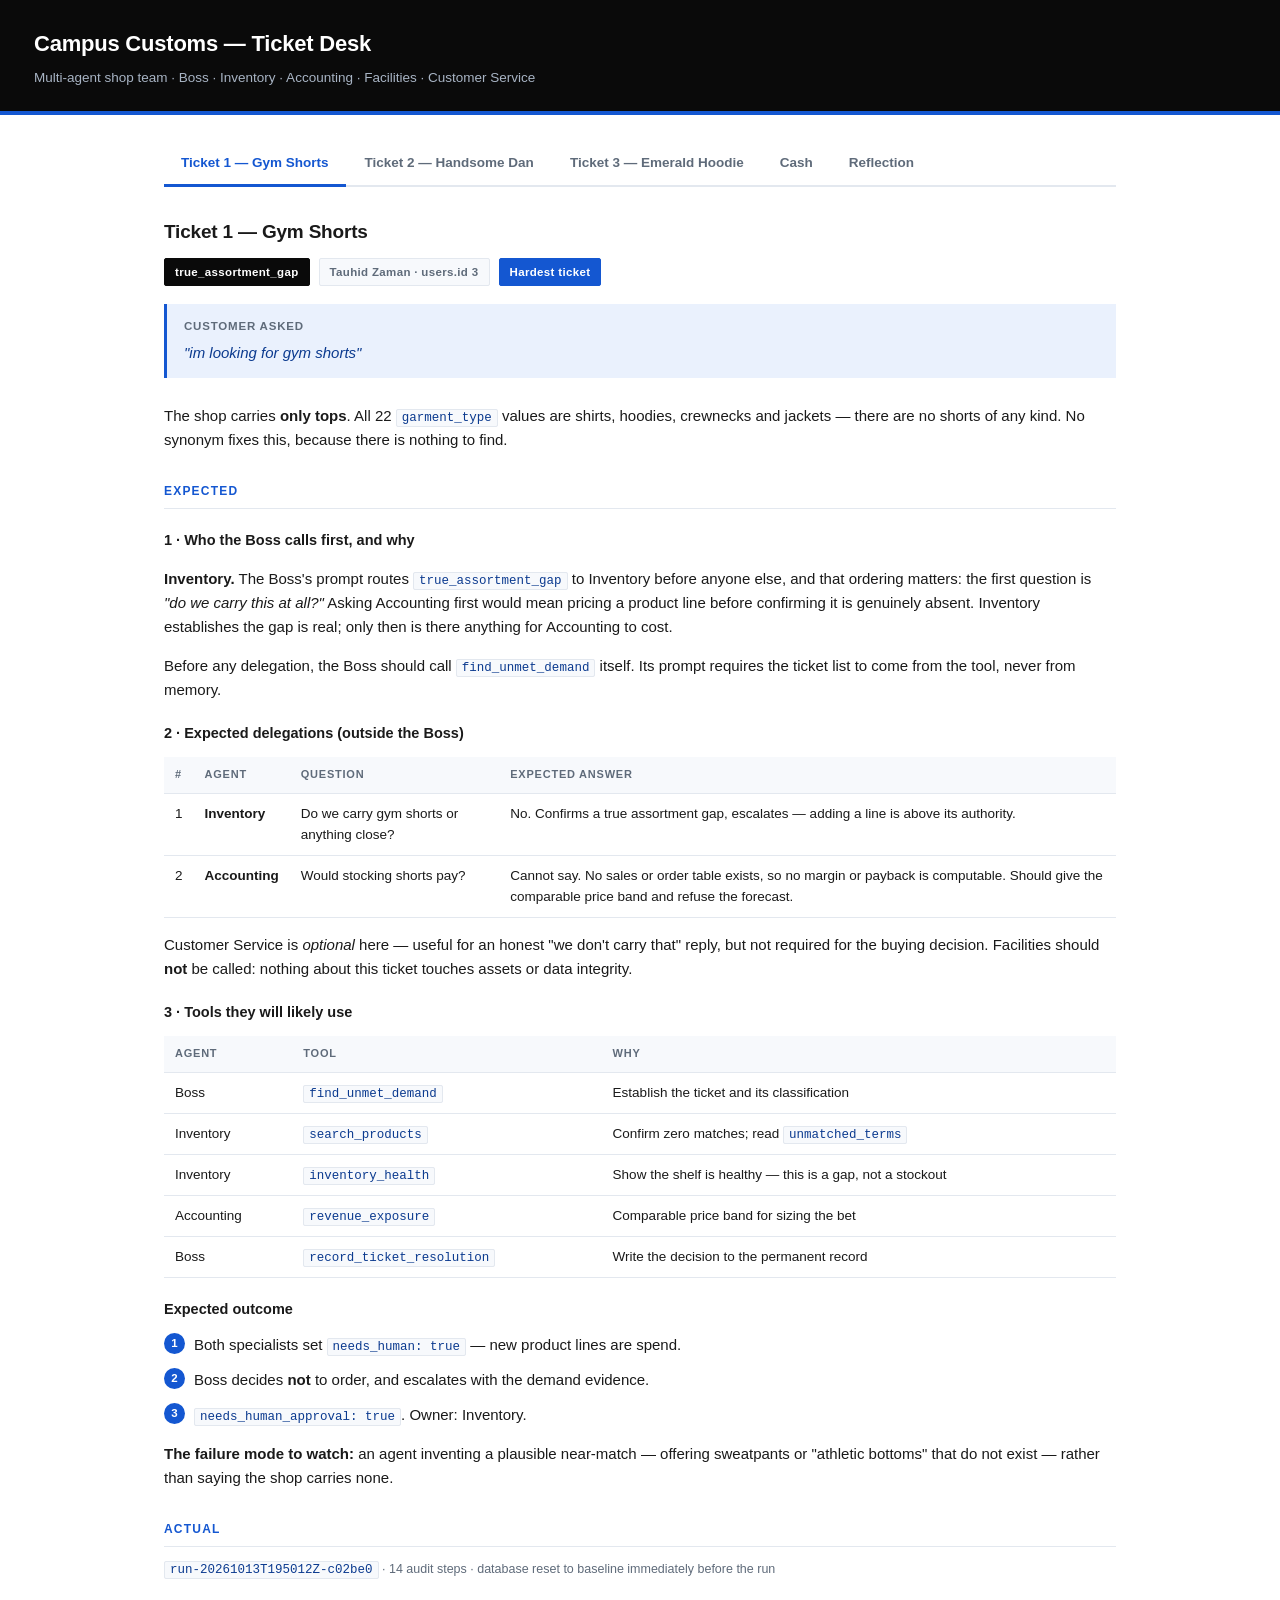
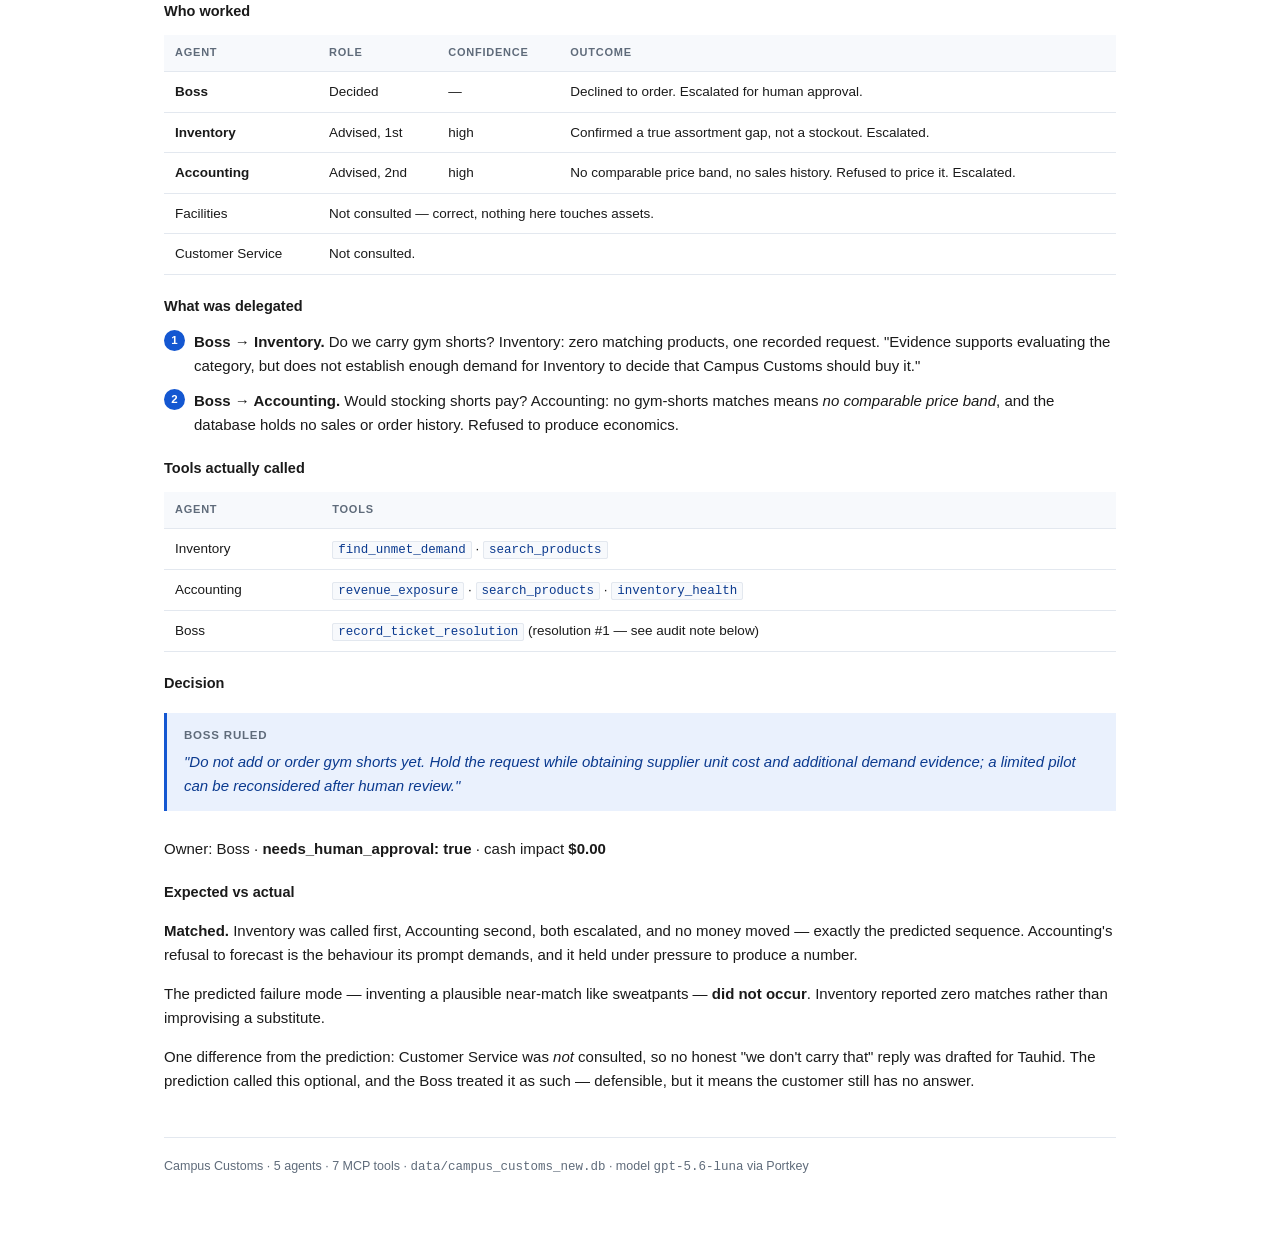
<file: output/desk_tickets.html>
<!DOCTYPE html>
<html lang="en">
<head>
<meta charset="utf-8">
<meta name="viewport" content="width=device-width, initial-scale=1">
<title>Campus Customs — Ticket Desk</title>
<style>
  :root{
    --black:#0a0a0a; --ink:#1a1a1a; --muted:#5f6b7a; --line:#e3e8ef;
    --bg:#ffffff; --panel:#f7f9fc; --blue:#1457d1; --blue-dk:#0b3a8f;
    --blue-soft:#eaf1fd; --white:#fff;
  }
  *{box-sizing:border-box}
  body{
    margin:0; background:var(--bg); color:var(--ink);
    font:15px/1.6 -apple-system,BlinkMacSystemFont,"Segoe UI",Helvetica,Arial,sans-serif;
  }
  header{
    background:var(--black); color:var(--white);
    padding:26px 34px 22px; border-bottom:4px solid var(--blue);
  }
  header h1{margin:0; font-size:22px; letter-spacing:-.01em; font-weight:650}
  header p{margin:6px 0 0; color:#a8b4c4; font-size:13.5px}
  .wrap{max-width:1020px; margin:0 auto; padding:0 34px 72px}

  nav{
    display:flex; gap:2px; flex-wrap:wrap;
    border-bottom:2px solid var(--line); margin:0 0 30px; padding-top:26px;
  }
  nav button{
    font:inherit; font-size:13.5px; font-weight:600; cursor:pointer;
    background:none; border:none; color:var(--muted);
    padding:11px 17px; border-bottom:3px solid transparent; margin-bottom:-2px;
    transition:color .12s, border-color .12s;
  }
  nav button:hover{color:var(--blue)}
  nav button[aria-selected="true"]{color:var(--blue); border-bottom-color:var(--blue)}

  .panel{display:none} .panel.active{display:block}

  h2{font-size:19px; margin:0 0 4px; letter-spacing:-.01em}
  .ask{
    background:var(--blue-soft); border-left:3px solid var(--blue);
    padding:13px 17px; margin:18px 0 26px; font-style:italic; color:var(--blue-dk);
  }
  .ask span{display:block; font-style:normal; font-size:11.5px; font-weight:700;
    letter-spacing:.07em; text-transform:uppercase; color:var(--muted); margin-bottom:5px}

  .meta{display:flex; gap:9px; flex-wrap:wrap; margin:10px 0 0}
  .tag{
    font-size:11.5px; font-weight:650; letter-spacing:.03em;
    padding:4px 10px; border-radius:2px; background:var(--panel);
    color:var(--muted); border:1px solid var(--line);
  }
  .tag.blue{background:var(--blue); color:var(--white); border-color:var(--blue)}
  .tag.dark{background:var(--black); color:var(--white); border-color:var(--black)}

  section.block{margin:0 0 30px}
  h3{
    font-size:12px; letter-spacing:.1em; text-transform:uppercase;
    color:var(--blue); margin:30px 0 12px; padding-bottom:7px;
    border-bottom:1px solid var(--line); font-weight:700;
  }
  h4{font-size:14.5px; margin:20px 0 7px; font-weight:650}

  table{width:100%; border-collapse:collapse; margin:12px 0 4px; font-size:13.5px}
  th,td{text-align:left; padding:9px 11px; border-bottom:1px solid var(--line); vertical-align:top}
  th{
    font-size:11px; letter-spacing:.07em; text-transform:uppercase;
    color:var(--muted); background:var(--panel); font-weight:700;
  }
  td code,p code,li code{
    background:var(--panel); border:1px solid var(--line); border-radius:2px;
    padding:1px 5px; font-size:12.5px; font-family:"SF Mono",Consolas,monospace; color:var(--blue-dk);
  }
  .step{
    display:inline-block; width:21px; height:21px; line-height:21px; text-align:center;
    background:var(--blue); color:var(--white); border-radius:50%;
    font-size:11.5px; font-weight:700; margin-right:9px; flex:none;
  }
  ol.flow{list-style:none; padding:0; margin:12px 0}
  ol.flow li{display:flex; align-items:flex-start; margin:0 0 11px}
  ol.flow li div{flex:1}

  .placeholder{
    border:1.5px dashed var(--line); border-radius:3px; background:var(--panel);
    padding:30px; text-align:center; color:var(--muted); font-size:13.5px;
  }
  .placeholder strong{display:block; color:var(--ink); font-size:15px; margin-bottom:5px}

  .note{
    background:var(--panel); border-left:3px solid var(--muted);
    padding:13px 17px; margin:22px 0; font-size:13px; color:var(--muted);
  }
  .note strong{color:var(--ink)}
  footer{color:var(--muted); font-size:12.5px; border-top:1px solid var(--line);
    padding-top:18px; margin-top:44px}
  .runline{font-size:12.5px; color:var(--muted); margin:10px 0 4px}
  td.num{text-align:right; font-family:"SF Mono",Consolas,monospace; white-space:nowrap}
  tr.total td{border-top:2px solid var(--black); border-bottom:none; background:var(--panel)}
  .sub{color:var(--muted); font-size:12.5px; display:block; margin-top:3px; line-height:1.5}
  .grade{display:inline-block; background:var(--blue); color:#fff; font-size:13px; font-weight:700;
    padding:2px 10px; border-radius:4px; margin-left:4px; letter-spacing:.02em}
  td.good{color:#116b33; font-weight:650}
  td.bad{color:#a01515; font-weight:650}
  #reflection ul{margin:10px 0 16px; padding-left:20px}
  #reflection li{margin-bottom:9px}
  #reflection h4{margin-top:26px; font-size:15.5px}
</style>
</head>
<body>

<header>
  <h1>Campus Customs — Ticket Desk</h1>
  <p>Multi-agent shop team · Boss · Inventory · Accounting · Facilities · Customer Service</p>
</header>

<div class="wrap">

<nav role="tablist">
  <button role="tab" aria-selected="true"  data-t="t1">Ticket 1 — Gym Shorts</button>
  <button role="tab" aria-selected="false" data-t="t2">Ticket 2 — Handsome Dan</button>
  <button role="tab" aria-selected="false" data-t="t3">Ticket 3 — Emerald Hoodie</button>
  <button role="tab" aria-selected="false" data-t="cash">Cash</button>
  <button role="tab" aria-selected="false" data-t="reflection">Reflection</button>
</nav>

<!-- ───────────────────────── TICKET 1 ───────────────────────── -->
<div class="panel active" id="t1">
  <h2>Ticket 1 — Gym Shorts</h2>
  <div class="meta">
    <span class="tag dark">true_assortment_gap</span>
    <span class="tag">Tauhid Zaman · users.id 3</span>
    <span class="tag blue">Hardest ticket</span>
  </div>

  <div class="ask"><span>Customer asked</span>"im looking for gym shorts"</div>

  <p>The shop carries <strong>only tops</strong>. All 22 <code>garment_type</code> values are
  shirts, hoodies, crewnecks and jackets — there are no shorts of any kind. No synonym fixes this,
  because there is nothing to find.</p>

  <h3>Expected</h3>

  <h4>1 · Who the Boss calls first, and why</h4>
  <p><strong>Inventory.</strong> The Boss's prompt routes <code>true_assortment_gap</code> to
  Inventory before anyone else, and that ordering matters: the first question is
  <em>"do we carry this at all?"</em> Asking Accounting first would mean pricing a product line
  before confirming it is genuinely absent. Inventory establishes the gap is real; only then is
  there anything for Accounting to cost.</p>
  <p>Before any delegation, the Boss should call <code>find_unmet_demand</code> itself. Its prompt
  requires the ticket list to come from the tool, never from memory.</p>

  <h4>2 · Expected delegations (outside the Boss)</h4>
  <table>
    <tr><th>#</th><th>Agent</th><th>Question</th><th>Expected answer</th></tr>
    <tr><td>1</td><td><strong>Inventory</strong></td>
      <td>Do we carry gym shorts or anything close?</td>
      <td>No. Confirms a true assortment gap, escalates — adding a line is above its authority.</td></tr>
    <tr><td>2</td><td><strong>Accounting</strong></td>
      <td>Would stocking shorts pay?</td>
      <td>Cannot say. No sales or order table exists, so no margin or payback is computable. Should
      give the comparable price band and refuse the forecast.</td></tr>
  </table>
  <p>Customer Service is <em>optional</em> here — useful for an honest "we don't carry that" reply,
  but not required for the buying decision. Facilities should <strong>not</strong> be called:
  nothing about this ticket touches assets or data integrity.</p>

  <h4>3 · Tools they will likely use</h4>
  <table>
    <tr><th>Agent</th><th>Tool</th><th>Why</th></tr>
    <tr><td>Boss</td><td><code>find_unmet_demand</code></td><td>Establish the ticket and its classification</td></tr>
    <tr><td>Inventory</td><td><code>search_products</code></td><td>Confirm zero matches; read <code>unmatched_terms</code></td></tr>
    <tr><td>Inventory</td><td><code>inventory_health</code></td><td>Show the shelf is healthy — this is a gap, not a stockout</td></tr>
    <tr><td>Accounting</td><td><code>revenue_exposure</code></td><td>Comparable price band for sizing the bet</td></tr>
    <tr><td>Boss</td><td><code>record_ticket_resolution</code></td><td>Write the decision to the permanent record</td></tr>
  </table>

  <h4>Expected outcome</h4>
  <ol class="flow">
    <li><span class="step">1</span><div>Both specialists set <code>needs_human: true</code> — new product lines are spend.</div></li>
    <li><span class="step">2</span><div>Boss decides <strong>not</strong> to order, and escalates with the demand evidence.</div></li>
    <li><span class="step">3</span><div><code>needs_human_approval: true</code>. Owner: Inventory.</div></li>
  </ol>
  <p><strong>The failure mode to watch:</strong> an agent inventing a plausible near-match — offering
  sweatpants or "athletic bottoms" that do not exist — rather than saying the shop carries none.</p>

  <h3>Actual</h3>

  <p class="runline"><code>run-20261013T195012Z-c02be0</code> · 14 audit steps · database reset to baseline immediately before the run</p>

  <h4>Who worked</h4>
  <table>
    <tr><th>Agent</th><th>Role</th><th>Confidence</th><th>Outcome</th></tr>
    <tr><td><strong>Boss</strong></td><td>Decided</td><td>—</td><td>Declined to order. Escalated for human approval.</td></tr>
    <tr><td><strong>Inventory</strong></td><td>Advised, 1st</td><td>high</td><td>Confirmed a true assortment gap, not a stockout. Escalated.</td></tr>
    <tr><td><strong>Accounting</strong></td><td>Advised, 2nd</td><td>high</td><td>No comparable price band, no sales history. Refused to price it. Escalated.</td></tr>
    <tr><td>Facilities</td><td colspan="3">Not consulted — correct, nothing here touches assets.</td></tr>
    <tr><td>Customer Service</td><td colspan="3">Not consulted.</td></tr>
  </table>

  <h4>What was delegated</h4>
  <ol class="flow">
    <li><span class="step">1</span><div><strong>Boss → Inventory.</strong> Do we carry gym shorts? Inventory: zero matching products, one recorded request. "Evidence supports evaluating the category, but does not establish enough demand for Inventory to decide that Campus Customs should buy it."</div></li>
    <li><span class="step">2</span><div><strong>Boss → Accounting.</strong> Would stocking shorts pay? Accounting: no gym-shorts matches means <em>no comparable price band</em>, and the database holds no sales or order history. Refused to produce economics.</div></li>
  </ol>

  <h4>Tools actually called</h4>
  <table>
    <tr><th>Agent</th><th>Tools</th></tr>
    <tr><td>Inventory</td><td><code>find_unmet_demand</code> · <code>search_products</code></td></tr>
    <tr><td>Accounting</td><td><code>revenue_exposure</code> · <code>search_products</code> · <code>inventory_health</code></td></tr>
    <tr><td>Boss</td><td><code>record_ticket_resolution</code> (resolution #1 — see audit note below)</td></tr>
  </table>

  <h4>Decision</h4>
  <div class="ask"><span>Boss ruled</span>"Do not add or order gym shorts yet. Hold the request while obtaining supplier unit cost and additional demand evidence; a limited pilot can be reconsidered after human review."</div>
  <p>Owner: Boss · <strong>needs_human_approval: true</strong> · cash impact <strong>$0.00</strong></p>

  <h4>Expected vs actual</h4>
  <p><strong>Matched.</strong> Inventory was called first, Accounting second, both escalated, and no money moved — exactly the predicted sequence. Accounting's refusal to forecast is the behaviour its prompt demands, and it held under pressure to produce a number.</p>
  <p>The predicted failure mode — inventing a plausible near-match like sweatpants — <strong>did not occur</strong>. Inventory reported zero matches rather than improvising a substitute.</p>
  <p>One difference from the prediction: Customer Service was <em>not</em> consulted, so no honest "we don't carry that" reply was drafted for Tauhid. The prediction called this optional, and the Boss treated it as such — defensible, but it means the customer still has no answer.</p>
</div>

<!-- ───────────────────────── TICKET 2 ───────────────────────── -->
<div class="panel" id="t2">
  <h2>Ticket 2 — Handsome Dan</h2>
  <div class="meta">
    <span class="tag dark">fixable_by_search</span>
    <span class="tag">Tauhid Zaman · users.id 3</span>
    <span class="tag blue">Asked twice</span>
  </div>

  <div class="ask"><span>Customer asked</span>"how about something with handsome dan on it" — then again,
  "well any item iwth handsome dan"</div>

  <p>The mascot <strong>is</strong> in the catalogue — indexed as "bulldog", never as "Handsome Dan".
  Proof sits in the chat log: the customer's very next message, "anything with the word bulldog on
  it?", returned several products. Nothing needs buying. The vocabulary failed, not the shelf.</p>

  <h3>Expected</h3>

  <h4>1 · Who the Boss calls first, and why</h4>
  <p><strong>Customer Service.</strong> The Boss's prompt routes <code>fixable_by_search</code>
  straight to Customer Service and explicitly says <em>not</em> to route it to Inventory. The stock
  exists, so there is no buying decision to make — the only open question is what we say to Tauhid.
  Calling Inventory here would waste a delegation and risk framing a search bug as a purchasing
  problem.</p>

  <h4>2 · Expected delegations (outside the Boss)</h4>
  <table>
    <tr><th>#</th><th>Agent</th><th>Question</th><th>Expected answer</th></tr>
    <tr><td>1</td><td><strong>Customer Service</strong></td>
      <td>What do we tell Tauhid, and what do we actually have?</td>
      <td>Returns bulldog-indexed products with verified in-stock sizes, plus a drafted reply and a
      recommendation to add "Handsome Dan" as a search synonym.</td></tr>
  </table>
  <p>This should be a <strong>single-delegation ticket</strong>. Inventory, Accounting and Facilities
  are all unnecessary. A run that consults more than one specialist here is over-delegating.</p>

  <h4>3 · Tools they will likely use</h4>
  <table>
    <tr><th>Agent</th><th>Tool</th><th>Why</th></tr>
    <tr><td>Boss</td><td><code>find_unmet_demand</code></td><td>Confirm classification; collapse both asks into one ticket</td></tr>
    <tr><td>Customer Service</td><td><code>search_products</code></td><td>Synonym expansion maps "handsome dan" → "bulldog"</td></tr>
    <tr><td>Customer Service</td><td><code>check_stock</code></td><td><strong>Required.</strong> No product may be named without <code>can_promise</code></td></tr>
    <tr><td>Boss</td><td><code>record_ticket_resolution</code></td><td>Record the synonym fix</td></tr>
  </table>
  <p>Expect <code>check_stock</code> to be called <strong>several times</strong> — once per product
  Customer Service intends to name. That repetition is the control working, not waste.</p>

  <h4>Expected outcome</h4>
  <ol class="flow">
    <li><span class="step">1</span><div>Customer Service returns verified bulldog products with real sizes and prices.</div></li>
    <li><span class="step">2</span><div>Boss decides: reply to Tauhid, add the synonym. <strong>No spend.</strong></div></li>
    <li><span class="step">3</span><div>Owner: Customer Service. Human review of the draft is reasonable; approval for spend is not needed.</div></li>
  </ol>
  <p><strong>The failure mode to watch:</strong> naming a product from <code>search_products</code>
  without passing it through <code>check_stock</code> — promising a sold-out size.</p>

  <h3>Actual</h3>

  <p class="runline"><code>run-20261013T195051Z-ebc4b9</code> · 12 audit steps</p>

  <h4>Who worked</h4>
  <table>
    <tr><th>Agent</th><th>Role</th><th>Confidence</th><th>Outcome</th></tr>
    <tr><td><strong>Boss</strong></td><td>Decided</td><td>—</td><td>Correct the failed reply, offer verified bulldog items. No spend.</td></tr>
    <tr><td><strong>Customer Service</strong></td><td>Advised, only delegate</td><td>high</td><td>Found five in-stock mascot products; verified every one before naming it.</td></tr>
    <tr><td>Inventory / Accounting / Facilities</td><td colspan="3">Not consulted — correct. No buying decision exists here.</td></tr>
  </table>

  <h4>What was delegated</h4>
  <ol class="flow">
    <li><span class="step">1</span><div><strong>Boss → Customer Service.</strong> Single delegation, as predicted. Returned a drafted reply naming the District Vit Crewneck Vintage Bulldog ($58, XS/M/L/XL/XXL) and the Vintage Standing Bulldog crewneck ($58, XS/M/L/XL), plus Vintage Bulldog hoodies.</div></li>
  </ol>

  <h4>Tools actually called</h4>
  <table>
    <tr><th>Agent</th><th>Tools</th></tr>
    <tr><td>Customer Service</td><td><code>find_unmet_demand</code> · <code>search_products</code> · <code>check_stock</code> <strong>×5</strong></td></tr>
    <tr><td>Boss</td><td><code>record_ticket_resolution</code> (resolution #2)</td></tr>
  </table>
  <p><code>check_stock</code> ran once per product before any was named — <strong>the stock gate working exactly as designed</strong>, and the single most important behaviour on this ticket.</p>

  <h4>Decision</h4>
  <div class="ask"><span>Boss ruled</span>"CustomerService will correct the earlier failed search response and offer Tauhid the confirmed-available Handsome Dan/bulldog items, asking him to select an item and size before proceeding. The items must not be described as gym shorts."</div>
  <p>Owner: Customer Service · needs_human_approval: false · cash impact <strong>$0.00</strong></p>

  <h4>Expected vs actual</h4>
  <p><strong>Matched precisely.</strong> Single delegation to Customer Service, repeated <code>check_stock</code> calls, synonym expansion carrying the search, zero spend.</p>
  <p>The predicted failure mode — naming a product without passing it through <code>check_stock</code> — <strong>did not occur</strong>; five stock checks for five products.</p>
  <p>Unprompted bonus: the Boss explicitly instructed that the items "must not be described as gym shorts", guarding against contamination from the T1 context. That was not predicted.</p>
</div>

<!-- ───────────────────────── TICKET 3 ───────────────────────── -->
<div class="panel" id="t3">
  <h2>Ticket 3 — Emerald Green Hoodie</h2>
  <div class="meta">
    <span class="tag dark">fixable_by_search</span>
    <span class="tag">Test User · users.id 1</span>
    <span class="tag blue">Partial match</span>
  </div>

  <div class="ask"><span>Customer asked</span>"Do you have a bright emerald green hoodie?"</div>

  <p>Two halves that resolve differently. <strong>Hoodies: yes</strong>, many, in stock.
  <strong>Emerald green: no.</strong> <code>catalogue.colors</code> is a free-text JSON array and
  "emerald" appears nowhere in it. This is the subtlest ticket, because a careless agent answers
  "yes" to the garment and silently ignores the colour.</p>

  <h3>Expected</h3>

  <h4>1 · Who the Boss calls first, and why</h4>
  <p><strong>Customer Service</strong> — same routing as Ticket 2, same reason: classified
  <code>fixable_by_search</code>, so it is a communication problem, not a buying one.</p>
  <p>But the expected <em>answer</em> differs from Ticket 2 in a way that matters. In Ticket 2 the
  synonym genuinely finds what the customer asked for. Here the synonym finds hoodies while the
  requested colour still does not exist. Customer Service must say both things: we have hoodies,
  we do not have emerald.</p>

  <h4>2 · Expected delegations (outside the Boss)</h4>
  <table>
    <tr><th>#</th><th>Agent</th><th>Question</th><th>Expected answer</th></tr>
    <tr><td>1</td><td><strong>Customer Service</strong></td>
      <td>What do we tell this customer about an emerald green hoodie?</td>
      <td>In-stock hoodies with their <em>actual</em> colours stated, an explicit note that emerald
      is unavailable, and no promised restock date.</td></tr>
  </table>
  <p>Optional second call to <strong>Inventory</strong> if the Boss wants to know whether any green
  item exists at all. Defensible, but not required — <code>search_products</code> already answers it.</p>

  <h4>3 · Tools they will likely use</h4>
  <table>
    <tr><th>Agent</th><th>Tool</th><th>Why</th></tr>
    <tr><td>Boss</td><td><code>find_unmet_demand</code></td><td>Confirm the ticket and its classification</td></tr>
    <tr><td>Customer Service</td><td><code>search_products</code></td><td>With <code>in_stock_only=True</code>; read <code>unmatched_terms</code> for "emerald"</td></tr>
    <tr><td>Customer Service</td><td><code>check_stock</code></td><td>Verify each hoodie before naming it</td></tr>
    <tr><td>Boss</td><td><code>record_ticket_resolution</code></td><td>Record the colour-vocabulary fix</td></tr>
  </table>
  <p>The signal to watch is <code>unmatched_terms</code> containing <code>"emerald"</code> while the
  search still returns hoodies. That single field is what separates "we have it" from "we have
  something like it".</p>

  <h4>Expected outcome</h4>
  <ol class="flow">
    <li><span class="step">1</span><div>Customer Service offers real hoodies with their real colours — navy, heather gray, white.</div></li>
    <li><span class="step">2</span><div>Reply states plainly that emerald green is not available.</div></li>
    <li><span class="step">3</span><div>Boss records a colour-synonym improvement. <strong>No spend.</strong> Owner: Customer Service.</div></li>
  </ol>
  <p><strong>The failure mode to watch:</strong> answering "yes, here are our hoodies" and dropping
  the colour entirely — technically true, functionally a lie to the customer.</p>

  <h3>Actual</h3>

  <p class="runline"><code>run-20261013T195059Z-aaf53f</code> · 10 audit steps</p>

  <h4>Who worked</h4>
  <table>
    <tr><th>Agent</th><th>Role</th><th>Confidence</th><th>Outcome</th></tr>
    <tr><td><strong>Boss</strong></td><td>Decided</td><td>—</td><td>State plainly that emerald is unavailable; offer verified alternatives.</td></tr>
    <tr><td><strong>Customer Service</strong></td><td>Advised, only delegate</td><td>high</td><td>Confirmed "emerald" unmatched; available hoodie colours are gray, navy, white.</td></tr>
    <tr><td>Inventory / Accounting / Facilities</td><td colspan="3">Not consulted — correct.</td></tr>
  </table>

  <h4>What was delegated</h4>
  <ol class="flow">
    <li><span class="step">1</span><div><strong>Boss → Customer Service.</strong> Single delegation. Returned three verified hoodies: Yale Sports Hoodie Tennis ($45, XS–XXL), Basic Hoodie Big Yale ($68, XS–XXL), Champion Reverse Weave Hoodie 1 ($68, S/M/L/XXL).</div></li>
  </ol>

  <h4>Tools actually called</h4>
  <table>
    <tr><th>Agent</th><th>Tools</th></tr>
    <tr><td>Customer Service</td><td><code>find_unmet_demand</code> · <code>search_products</code> · <code>check_stock</code> <strong>×3</strong></td></tr>
    <tr><td>Boss</td><td><code>record_ticket_resolution</code> (resolution #3)</td></tr>
  </table>

  <h4>Decision</h4>
  <div class="ask"><span>Boss ruled</span>"Customer Service will tell Test User that no bright emerald-green hoodie is available, then offer the verified closest alternatives: Yale Sports Hoodie Tennis ($45, XS–XXL), Basic Hoodie Big Yale ($68, XS–XXL), or Champion Reverse Weave Hoodie 1 ($68, S/M/L/XXL)."</div>
  <p>Owner: Customer Service · needs_human_approval: false · cash impact <strong>$0.00</strong></p>

  <h4>Expected vs actual</h4>
  <p><strong>Matched, including the hard part.</strong> This was the ticket most likely to produce a technically-true-but-misleading answer, and it did not. Customer Service reported that <code>"emerald"</code> remained unmatched <em>and</em> that the available colours are gray, navy and white — it answered both halves of the question instead of quietly dropping the colour.</p>
  <p>The predicted failure mode — "yes, here are our hoodies" with the colour silently ignored — <strong>did not occur</strong>.</p>
  <p>Difference from the prediction: the Boss did not record a colour-synonym improvement as a follow-up action. The reply is correct, but the underlying vocabulary gap that caused the ticket is still unfixed, so the next customer asking for emerald will fail the same way.</p>
</div>

<!-- ───────────────────────── CASH ───────────────────────── -->
<div class="panel" id="cash">
  <h2>Cash</h2>
  <p>Checking account movements across the three resolved tickets. Figures are read from
  <code>cash_accounts</code> and <code>cash_transactions</code> in
  <code>data/campus_customs_new.db</code>, after a reset to baseline immediately before the runs.</p>

  <h3>Ledger</h3>
  <table>
    <tr><th>#</th><th>Line</th><th>Change</th><th>Balance</th></tr>
    <tr>
      <td>—</td>
      <td><strong>Opening balance</strong><br><span class="sub">Seeded at reset</span></td>
      <td class="num">—</td>
      <td class="num"><strong>$25,000.00</strong></td>
    </tr>
    <tr>
      <td>1</td>
      <td><strong>T1 — Gym Shorts</strong><br><span class="sub">Boss declined to order. Inventory found one request and no stock; Accounting found no unit cost and no sales history, so the economics could not be established. Flagged <code>needs_human_approval</code>; no human released funds, because the team's own recommendation was not to buy.</span></td>
      <td class="num">$0.00</td>
      <td class="num">$25,000.00</td>
    </tr>
    <tr>
      <td>2</td>
      <td><strong>T2 — Handsome Dan</strong><br><span class="sub">Resolved by correcting the search vocabulary. The stock already existed and was verified with five <code>check_stock</code> calls. Nothing to buy.</span></td>
      <td class="num">$0.00</td>
      <td class="num">$25,000.00</td>
    </tr>
    <tr>
      <td>3</td>
      <td><strong>T3 — Emerald Hoodie</strong><br><span class="sub">Resolved by offering three verified in-stock hoodies and stating plainly that emerald is unavailable. No new stock was ordered.</span></td>
      <td class="num">$0.00</td>
      <td class="num">$25,000.00</td>
    </tr>
    <tr class="total">
      <td>—</td>
      <td><strong>Closing balance</strong></td>
      <td class="num"><strong>$0.00</strong></td>
      <td class="num"><strong>$25,000.00</strong></td>
    </tr>
  </table>

  <h3>Reconciliation</h3>
  <table>
    <tr><th>Check</th><th>Value</th></tr>
    <tr><td>Opening balance</td><td class="num">$25,000.00</td></tr>
    <tr><td>Total debits (3 tickets)</td><td class="num">$0.00</td></tr>
    <tr><td>Computed closing (25,000.00 − 0.00)</td><td class="num">$25,000.00</td></tr>
    <tr><td><code>cash_accounts.balance</code> (live read)</td><td class="num">$25,000.00</td></tr>
    <tr><td>Rows in <code>cash_transactions</code></td><td class="num">0</td></tr>
    <tr class="total"><td><strong>Reconciled</strong></td><td class="num"><strong>✓ Yes — difference $0.00</strong></td></tr>
  </table>

  <div class="note">
    <strong>Why nothing moved.</strong> The only ticket that could have cost money was T1, and the
    team recommended <em>against</em> spending on it: one customer request is not demand evidence, and
    with no unit cost and no sales history in the database, Accounting could not size the bet. The
    Boss flagged it for human approval rather than ordering, and no human released funds.
    <br><br>
    A zero is the correct answer here, not a missing one. The approval path itself is exercised and
    verified separately — an $1,800 debit was approved, recorded and reconciled during API testing,
    along with four refusals: an agent-named approver, an overdraw, a non-existent resolution, and a
    missing memo. That test data was cleared by the reset that preceded these runs, which is why the
    ledger above starts clean.
  </div>

  <div class="note">
    <strong>Token spend</strong> is not included. The audit trail records per-report token counts,
    but no price card for <code>gpt-5.6-luna</code> is configured in this project, so any dollar
    figure would be invented. The counts are in <code>output/audit_trail.json</code> under
    <code>tokens</code> if a rate is supplied later.
  </div>
</div>

<!-- ───────────────────────── REFLECTION ───────────────────────── -->
<div class="panel" id="reflection">
  <h2>Reflection</h2>
  <p>Assessed against the run of record: database reset to the <code>campus_customs.db</code>
  baseline, then all three tickets run on <code>gpt-5.6-luna</code>. 36 audit steps, 17 MCP tool
  calls, $0.00 moved. Evidence is drawn from the Actual sections of the three ticket tabs, the Cash
  tab, <code>output/audit_trail.json</code> and <code>output/resolved_tickets.json</code>.</p>

  <h3>1 · How the agents performed, ticket by ticket</h3>

  <h4>T1 — Gym Shorts · <span class="grade">A−</span></h4>
  <table>
    <tr><th>Measure</th><th>Result</th></tr>
    <tr><td>Wall time / tokens</td><td class="num">38.5 s · 11,941 tokens</td></tr>
    <tr><td>Delegations</td><td>2 (Inventory → Accounting)</td></tr>
    <tr><td>Tool calls</td><td>5 · <code>find_unmet_demand</code>, <code>search_products</code> ×2, <code>revenue_exposure</code>, <code>inventory_health</code></td></tr>
    <tr><td>Findings with cited evidence</td><td class="num">7 of 7</td></tr>
  </table>
  <p><strong>What earns the grade.</strong> This was the only ticket that could have spent money, and
  the team refused to. Inventory did not merely say "no shorts" — it separated the two things that
  look identical in this database and lead to opposite decisions: <em>"search_products(query='gym
  shorts', in_stock_only=true): match_count 0; unmatched_terms ['gym','shorts']"</em> establishes an
  assortment gap, not a stockout, and the shop's 145 sold-out rows prove stockouts are the normal
  case here. It then volunteered the number that undercuts its own escalation:
  <em>"T1-gym-shorts times_asked: 1"</em>. One request is not demand, and Inventory said so rather
  than letting an escalation imply momentum that does not exist.</p>
  <p>Accounting's performance is the single best agent behaviour in the whole run. Asked whether
  stocking shorts would pay, it returned: <em>"The available data cannot calculate revenue, margin,
  profit, payback, or whether gym shorts will sell"</em>, citing that <code>revenue_exposure</code>
  explicitly reports no sales or order table and no unit cost. A model asked for a business case will
  almost always produce one; producing a plausible payback period from a database with zero sales
  rows would have been the most dangerous single output this system could emit, because it would look
  exactly like a real one. The Cash tab's $0.00 line for T1 is the direct consequence of that refusal.</p>
  <p><strong>What costs it the full grade.</strong> Two things.</p>
  <ul>
    <li><strong>Accounting padded.</strong> Two of its four findings — <em>"retail value of stock on
    hand is $344,168 across 5,920 units"</em> and <em>"145 sold-out product-size rows (23.7%) and 115
    low-stock rows"</em> — are true, correctly cited, and <em>irrelevant to gym shorts</em>. Having
    nothing to say about a product the shop does not carry, it reported shop-wide totals instead of
    stating the void more briefly. It even flagged its own irrelevance (<em>"this does not establish
    demand"</em>), which is honest but means roughly half its output did not bear on the question.</li>
    <li><strong>Tauhid still has no answer.</strong> Customer Service was never consulted, so no reply
    was drafted. The ticket is marked Resolved and the shop's response to the customer is silence.
    The Expected plan called the Customer Service delegation optional and the Boss agreed — defensible
    routing, poor customer outcome.</li>
  </ul>
  <p>It is also the most expensive run — 38.5 s and 11,941 tokens — to produce the word "no". That is
  the correct answer and worth paying for once, but it is worth noticing that refusing to buy cost
  more than answering two customers did.</p>

  <h4>T2 — Handsome Dan · <span class="grade">A</span></h4>
  <table>
    <tr><th>Measure</th><th>Result</th></tr>
    <tr><td>Wall time / tokens</td><td class="num">7.4 s · 13,954 tokens</td></tr>
    <tr><td>Delegations</td><td>1 (Customer Service)</td></tr>
    <tr><td>Tool calls</td><td>7 · <code>find_unmet_demand</code>, <code>search_products</code>, <code>check_stock</code> <strong>×5</strong></td></tr>
    <tr><td>Products verified before being named</td><td class="num">5 of 5</td></tr>
  </table>
  <p><strong>What earns the grade.</strong> Five <code>check_stock</code> calls for five products.
  Not one item reached the draft reply without <code>can_promise: true</code> behind it, and the
  findings carry the per-size detail that makes the promise safe: <em>"District Vit Crewneck Vintage
  Bulldog … sizes_in_stock=[XS,M,L,XL,XXL], sizes_sold_out=[S]"</em>. That S is the whole point. A
  reply that said "available in all sizes" would have been wrong by exactly one size, which is how
  shops lose customers — and the stock gate caught it without being asked to.</p>
  <p>Customer Service also reported the limit of its own fix: <em>"terms_used=[bulldog, mascot, dan,
  handsome], unmatched_terms=[dan, handsome]"</em>. The search succeeded through the
  <code>bulldog</code> synonym while the literal words the customer typed still match nothing. That
  distinction is what tells the Boss this is a vocabulary defect rather than a lucky hit.</p>
  <p>The Boss then added an instruction nobody asked for and the Expected plan did not predict: the
  items <em>"must not be described as gym shorts"</em>. It had just ruled on T1 in the same session
  and explicitly fenced that context off. Cross-ticket contamination is a real multi-agent failure
  mode and it guarded against it unprompted.</p>
  <p><strong>Blemishes.</strong> The Boss's recorded rationale contains a garbled fragment —
  <em>"five available bulldog/m mascot products"</em> — which is now permanently in
  <code>ticket_resolutions</code> row #2, since that table is append-only by design. Harmless here,
  but it is a reminder that a sloppy sentence written into the business record cannot be tidied up
  later, only superseded. Separately, Customer Service returned <code>needs_human: false</code> on a
  draft that its own prompt says a human must send; the stricter reading of its own rule would have
  flagged it.</p>

  <h4>T3 — Emerald Green Hoodie · <span class="grade">A−</span></h4>
  <table>
    <tr><th>Measure</th><th>Result</th></tr>
    <tr><td>Wall time / tokens</td><td class="num">27.9 s · 11,774 tokens</td></tr>
    <tr><td>Delegations</td><td>1 (Customer Service)</td></tr>
    <tr><td>Tool calls</td><td>5 · <code>find_unmet_demand</code>, <code>search_products</code>, <code>check_stock</code> ×3</td></tr>
    <tr><td>Both halves of the question answered</td><td>Yes — garment <em>and</em> colour</td></tr>
  </table>
  <p><strong>What earns the grade.</strong> This was the ticket designed to catch a confident liar.
  "Do you have a bright emerald green hoodie?" has a yes half and a no half, and the cheapest
  plausible answer — "yes, here are our hoodies" — is technically true and functionally dishonest.
  Customer Service answered both halves: <em>"'emerald' was unmatched and the hoodie results had only
  gray, navy and white"</em>. It then verified each alternative, including the awkward one:
  <em>"Champion Reverse Weave Hoodie 1 … sizes_in_stock=['S','M','L','XXL'], sizes_sold_out=['XS','XL']"</em>.
  Offering a hoodie while volunteering that two of its sizes are gone is the behaviour you want and
  the one a sales-motivated system would skip.</p>
  <p><strong>What costs it the full grade — and this is the most important finding on the board.</strong>
  The ticket closed without fixing what caused it. The Expected section predicted the Boss would
  record a colour-synonym improvement; it did not. <code>catalogue.colors</code> is still free-text
  JSON with no "emerald", so the next customer typing <em>emerald</em>, <em>forest</em> or
  <em>kelly</em> fails in precisely the same way. The ticket count went down and the defect did not.
  Marking a conversation resolved is not the same as removing the cause, and this system currently
  cannot tell those apart — the board shows three green <strong>Resolved</strong> badges, one of which
  is really "customer answered, bug still live".</p>

  <h4>Across all three</h4>
  <table>
    <tr><th>Criterion</th><th>Result</th><th>Evidence</th></tr>
    <tr><td>Every claim tool-grounded</td><td class="good">Pass</td><td>15 of 15 findings cite a tool call and its output</td></tr>
    <tr><td>No unverified promise</td><td class="good">Pass</td><td>8 <code>check_stock</code> calls before any product was named</td></tr>
    <tr><td>No invented economics</td><td class="good">Pass</td><td>Accounting named the missing inputs instead of estimating</td></tr>
    <tr><td>No unapproved spend</td><td class="good">Pass</td><td>Cash tab: $25,000.00 → $25,000.00, zero <code>cash_transactions</code> rows</td></tr>
    <tr><td>Correct routing</td><td class="good">Pass</td><td>2 specialists on the buying question, 1 on each search defect</td></tr>
    <tr><td>Root causes fixed</td><td class="bad">Fail</td><td>T3's colour gap left live; T1's customer left unanswered</td></tr>
  </table>
  <p>The honest summary: <strong>this team is excellent at not doing damage and mediocre at finishing
  the job.</strong> Every control designed to stop a wrong promise or a wrong purchase held. Nothing
  designed to actually improve the shop fired, because nothing in the toolset can change the shop.</p>

  <h3>2 · Expected versus Actual</h3>

  <table>
    <tr><th>Ticket</th><th>Predicted</th><th>Actual</th><th>Verdict</th></tr>
    <tr>
      <td><strong>T1</strong></td>
      <td>Boss → Inventory first (confirm the gap is real before pricing it), then Accounting; both escalate; no spend</td>
      <td>Boss → Inventory → Accounting; both <code>needs_human: true</code>; $0.00</td>
      <td class="good">Matched, including order</td>
    </tr>
    <tr>
      <td><strong>T2</strong></td>
      <td>Single delegation to Customer Service; repeated <code>check_stock</code>; no spend; Inventory not involved</td>
      <td>Exactly that — 1 delegation, 5 stock checks, $0.00</td>
      <td class="good">Matched precisely</td>
    </tr>
    <tr>
      <td><strong>T3</strong></td>
      <td>Single delegation to Customer Service; <code>unmatched_terms</code> contains "emerald" while hoodies still return; colour stated plainly</td>
      <td>Exactly that — <code>unmatched_terms=["emerald"]</code>, three verified hoodies offered, colour gap stated</td>
      <td class="good">Matched on the hard part</td>
    </tr>
  </table>

  <p><strong>All three predicted failure modes were avoided.</strong> No invented near-match for gym
  shorts (Inventory returned <code>match_count 0</code> rather than improvising sweatpants); no product
  named without passing <code>check_stock</code>; no silently-dropped colour on T3.</p>

  <p><strong>Where Actual diverged from Expected:</strong></p>
  <ul>
    <li><strong>T1 — the optional delegation stayed optional, and it mattered.</strong> The Expected
    section listed Customer Service as "useful but not required". The Boss skipped it, which is
    consistent with the plan but leaves Tauhid with no reply. The prediction was right about the
    mechanics and wrong about the significance: that delegation was not optional from the customer's
    point of view.</li>
    <li><strong>T3 — the predicted follow-up never happened.</strong> Expected said the Boss would
    "record a colour-synonym improvement". It recorded the customer reply only. This is the clearest
    gap between plan and behaviour in the whole run.</li>
    <li><strong>T2 — an unpredicted good behaviour.</strong> The "must not be described as gym shorts"
    guard was not in the plan. The Expected sections were written to predict failures; this one
    surfaced a strength instead.</li>
    <li><strong>A prediction the plan could not have made.</strong> Every specialist called
    <code>find_unmet_demand</code> itself — a tool the harness assigns to the Boss. The Expected
    sections assumed the Boss would call it first, as its prompt instructs. In practice the Boss
    delegated immediately and the specialists re-derived the ticket context themselves. Full
    connectivity made this harmless (they got the same answer) but it is duplicated work: three
    <code>find_unmet_demand</code> calls across three runs, none of them by the Boss.</li>
  </ul>

  <h3>3 · What would have been simpler as one agent with tools</h3>

  <p><strong>T2 and T3 should have been one agent. Both of them, outright.</strong></p>
  <p>The evidence is in their own tabs. Each resolved with <em>one</em> delegation to <em>one</em>
  specialist, which means the five-agent structure contributed a single thing: a Boss that received a
  question, forwarded it verbatim to Customer Service, received a report, and restated it as a
  decision. Strip that out and the work is identical — call <code>find_unmet_demand</code>,
  <code>search_products</code>, then <code>check_stock</code> per candidate.</p>
  <p>The overhead is measurable. T2 spent 12 audit steps and 13,954 tokens to produce one specialist
  report; T3 spent 10 steps and 11,774 tokens for one. The Boss's delegation hop costs a full extra
  model round-trip — read the ticket, choose a specialist, write the question, then later read the
  report and rewrite it as a decision — on a ticket where there was never more than one possible
  specialist. T2 is the sharpest case: 13,954 tokens, the <em>highest</em> of the three runs, for the
  <em>simplest</em> ticket, because the Boss and Customer Service each paid to load and reason over
  the same ticket context.</p>
  <p>And a single agent would have fixed the T3 bug. One agent holding search, stock and catalogue
  tools would have seen <code>unmatched_terms=["emerald"]</code> and the absence of a colour synonym
  in one context. Instead that observation was made by Customer Service, compressed into a report,
  and read by a Boss who was deciding what to tell the customer — so the fix fell between the two
  roles. <strong>Splitting the work split the insight.</strong></p>

  <p><strong>Where the five-agent structure genuinely earned its keep: T1, and only T1.</strong></p>
  <p>T1 is the one ticket where two specialists disagreed <em>in kind</em> rather than in detail.
  Inventory answered a merchandising question ("we carry no shorts; one request is not demand");
  Accounting answered an economics question ("there is no unit cost and no sales history, so the
  bet cannot be sized"). Those are different refusals for different reasons, and a single agent asked
  "should we stock gym shorts?" would likely have produced one blended answer that quietly leaned on
  whichever framing came to hand. The separation also produced two independent
  <code>needs_human</code> escalations, each with its own cited reason — which is precisely the record
  a human needs before approving a purchase order. The Cash tab's $0.00 for T1 rests on two
  independent refusals, not one.</p>
  <p><strong>The design lesson for Campus Customs:</strong> multi-agent structure pays when a decision
  has genuinely separable dimensions that could conflict — buying versus economics. It is pure
  overhead when the ticket has exactly one owner. Two of this shop's three live tickets had exactly
  one owner. A sensible production build would run a single Shop Agent for
  <code>fixable_by_search</code> tickets and convene the full team only for
  <code>true_assortment_gap</code> — a routing rule <code>find_unmet_demand</code> already computes
  and hands over for free.</p>

  <h3>4 · Three new problems this team <em>could</em> solve today</h3>

  <h4>a. Reorder triage across the 145 sold-out rows</h4>
  <p>Accounting already surfaced the raw fact on T1 without being asked: <em>"145 sold-out
  product-size rows (23.7%) and 115 low-stock rows"</em>. Nobody has ever triaged them. The shop is
  sitting on $344,168 of stock at retail and 8,044 of sold-out exposure with no ranked list of what
  to reorder first.</p>
  <p>This needs no new tools. <code>inventory_health</code> returns the sold-out and low-stock rows;
  <code>revenue_exposure</code> returns per-product retail value. Inventory ranks what is empty,
  Accounting values it, the Boss decides and flags the spend, and a human approves through
  <code>POST /approvals/{id}/pay</code> — a path already proven to work and to refuse the four wrong
  cases. This is the same shape as T1 but with the crucial difference that T1 lacked: these are
  products the shop <em>already sells</em>, so "will it sell?" is not the blocking question. It is
  the highest-value work available to this team unchanged.</p>

  <h4>b. The unmatched-terms backlog — the bug T3 left behind</h4>
  <p><code>find_unmet_demand</code> already returns <code>unmatched_terms</code> for every failed
  search, and reclassifies each ask as <code>fixable_by_search</code> or
  <code>true_assortment_gap</code>. Run across the whole <code>chat_messages</code> log rather than
  one ticket, that is a prioritised defect list: every word a customer used that the catalogue does
  not know. Today it would return <em>emerald</em> (T3, still live), <em>dan</em> and
  <em>handsome</em> (T2 — the synonym works, the literal words still do not), and <em>gym</em> and
  <em>shorts</em> correctly separated out as a buying question, not a search one.</p>
  <p>Customer Service and the Boss can produce that ranked list now. They cannot apply it — see
  problem (b) in the next section — but the triage itself is exactly what this team is good at, and
  it converts the T3 residual from an invisible recurring failure into a tracked work item.</p>

  <h4>c. A storefront asset sweep before Harvard–Yale weekend</h4>
  <p>Facilities was built, given <code>check_asset_integrity</code>, and then <strong>never consulted
  once</strong> across all three tickets — the ticket tabs show "not consulted" on all three boards.
  It is the only agent with no exercise at all.</p>
  <p>Its job is the failure class nothing else can see: <code>catalogue.image_file_path</code> and
  <code>chat_messages.products_json</code> are plain strings, not foreign keys, so SQLite will never
  complain when they rot. A broken path is a blank tile on the storefront — the customer sees the
  defect, the database reports nothing wrong. With the 2025 Yale vs Harvard T-shirt in the catalogue
  and The Game being the shop's peak traffic event, a pre-weekend sweep of all 102 products is a
  genuine operational task this team can run unchanged, on a schedule, and it currently never runs.</p>

  <h3>5 · Three problems this team <em>cannot</em> solve</h3>

  <h4>a. "Should we stock gym shorts, and how many?" — the question T1 actually asked</h4>
  <p>T1 did not answer the business question. It correctly established that the question is
  unanswerable with this data and escalated. Accounting's own words: <em>"The available data cannot
  calculate revenue, margin, profit, payback, or whether gym shorts will sell"</em>, because
  <code>revenue_exposure</code> reports there is no sales or order table and no unit cost. The Cash
  tab's $0.00 is a refusal, not a decision — the shop still does not know whether to carry shorts, and
  running this team again will produce the same escalation forever.</p>
  <p><strong>What is needed:</strong> an <code>orders</code> / <code>order_lines</code> table with real
  sales history and a <code>suppliers</code> table carrying unit cost, landed cost and lead time —
  neither exists in <code>campus_customs_new.db</code>. Then MCP tools <code>sales_history</code>,
  <code>margin_for</code> and <code>supplier_quote</code>, and a new <strong>Demand Forecasting
  agent</strong> that can reason about seasonality — Campus Customs demand is violently seasonal
  around move-in, The Game and graduation, and nothing in this schema records a single date of
  anything being sold. Without that, Accounting's refusal is the correct permanent answer.</p>

  <h4>b. Actually fixing the emerald gap — the residual on the T3 tab</h4>
  <p>Customer Service diagnosed it exactly: <code>unmatched_terms=["emerald"]</code> against hoodies
  whose colours are gray, navy and white. Everyone agrees on the fix — add a colour synonym. Nobody
  can apply it. Of the seven MCP tools, six are read-only and the seventh,
  <code>record_ticket_resolution</code>, writes decisions about the shop, never the shop itself.
  There is no tool that can touch <code>catalogue.colors</code> or <code>search_tags</code>. The team
  can diagnose this defect indefinitely and close the ticket every time without ever removing it.</p>
  <p><strong>What is needed:</strong> a <code>propose_catalogue_edit</code> MCP tool that writes to a
  staging table rather than live, a <code>POST /approvals/{id}/apply-edit</code> route mirroring the
  payment route's human gate, and a <strong>Merchandising agent</strong> that owns catalogue
  vocabulary. That agent would also own the 22 dirty <code>garment_type</code> values the harness
  flagged — <code>t-shirt</code> vs <code>short-sleeve T-shirt</code> vs
  <code>short-sleeve t-shirt</code> — which quietly corrupt every category rollup Inventory produces.
  A colour <em>ontology</em> (emerald → green) plus embedding-based search would close the whole class
  rather than one word at a time.</p>

  <h4>c. Taking Tauhid's order — the sentence T2 wrote that nothing can honour</h4>
  <p>The T2 decision instructs Customer Service to ask Tauhid to <em>"select an item and size before
  proceeding"</em>. Proceeding to <em>what</em>? There is no cart, no order table, no payment capture,
  no fulfilment. If Tauhid replies "the XL Vintage Bulldog crewneck", this system has nowhere to put
  that. Worse, <code>check_stock</code> is a point-in-time read with no reservation: the team verified
  five products and cannot hold a single unit of any of them, so two customers can be promised the
  last XL simultaneously and both promises will have been correctly made.</p>
  <p><strong>What is needed:</strong> <code>orders</code> and <code>reservations</code> tables with a
  stock-decrement path, a <code>reserve_stock</code> tool with a TTL, payment capture, and a
  <strong>Fulfilment agent</strong> owning pick/pack/ship and returns. It also needs an outbound
  channel: Customer Service currently drafts replies into a JSON field that no customer will ever see,
  so every "reply" the team has produced is, strictly, an unsent draft. The three tickets are closed
  in the database and open in the customer's inbox.</p>

  <div class="note">
    <strong>One sentence.</strong> Campus Customs now has a team that is trustworthy and inert: across
    three tickets it refused one purchase correctly, verified eight stock positions before promising
    anything, invented nothing, moved $0.00 — and changed not one row of the shop it manages. The
    next build should spend its effort on carefully gated write access, because every remaining
    problem on this board is a thing the team can already see and cannot touch.
  </div>
</div>

<footer>
  Campus Customs · 5 agents · 7 MCP tools · <code>data/campus_customs_new.db</code> ·
  model <code>gpt-5.6-luna</code> via Portkey
</footer>

</div>

<script>
  const tabs = document.querySelectorAll('nav button');
  const panels = document.querySelectorAll('.panel');
  tabs.forEach(tab => tab.addEventListener('click', () => {
    tabs.forEach(t => t.setAttribute('aria-selected', String(t === tab)));
    panels.forEach(p => p.classList.toggle('active', p.id === tab.dataset.t));
  }));
</script>

</body>
</html>
</file>
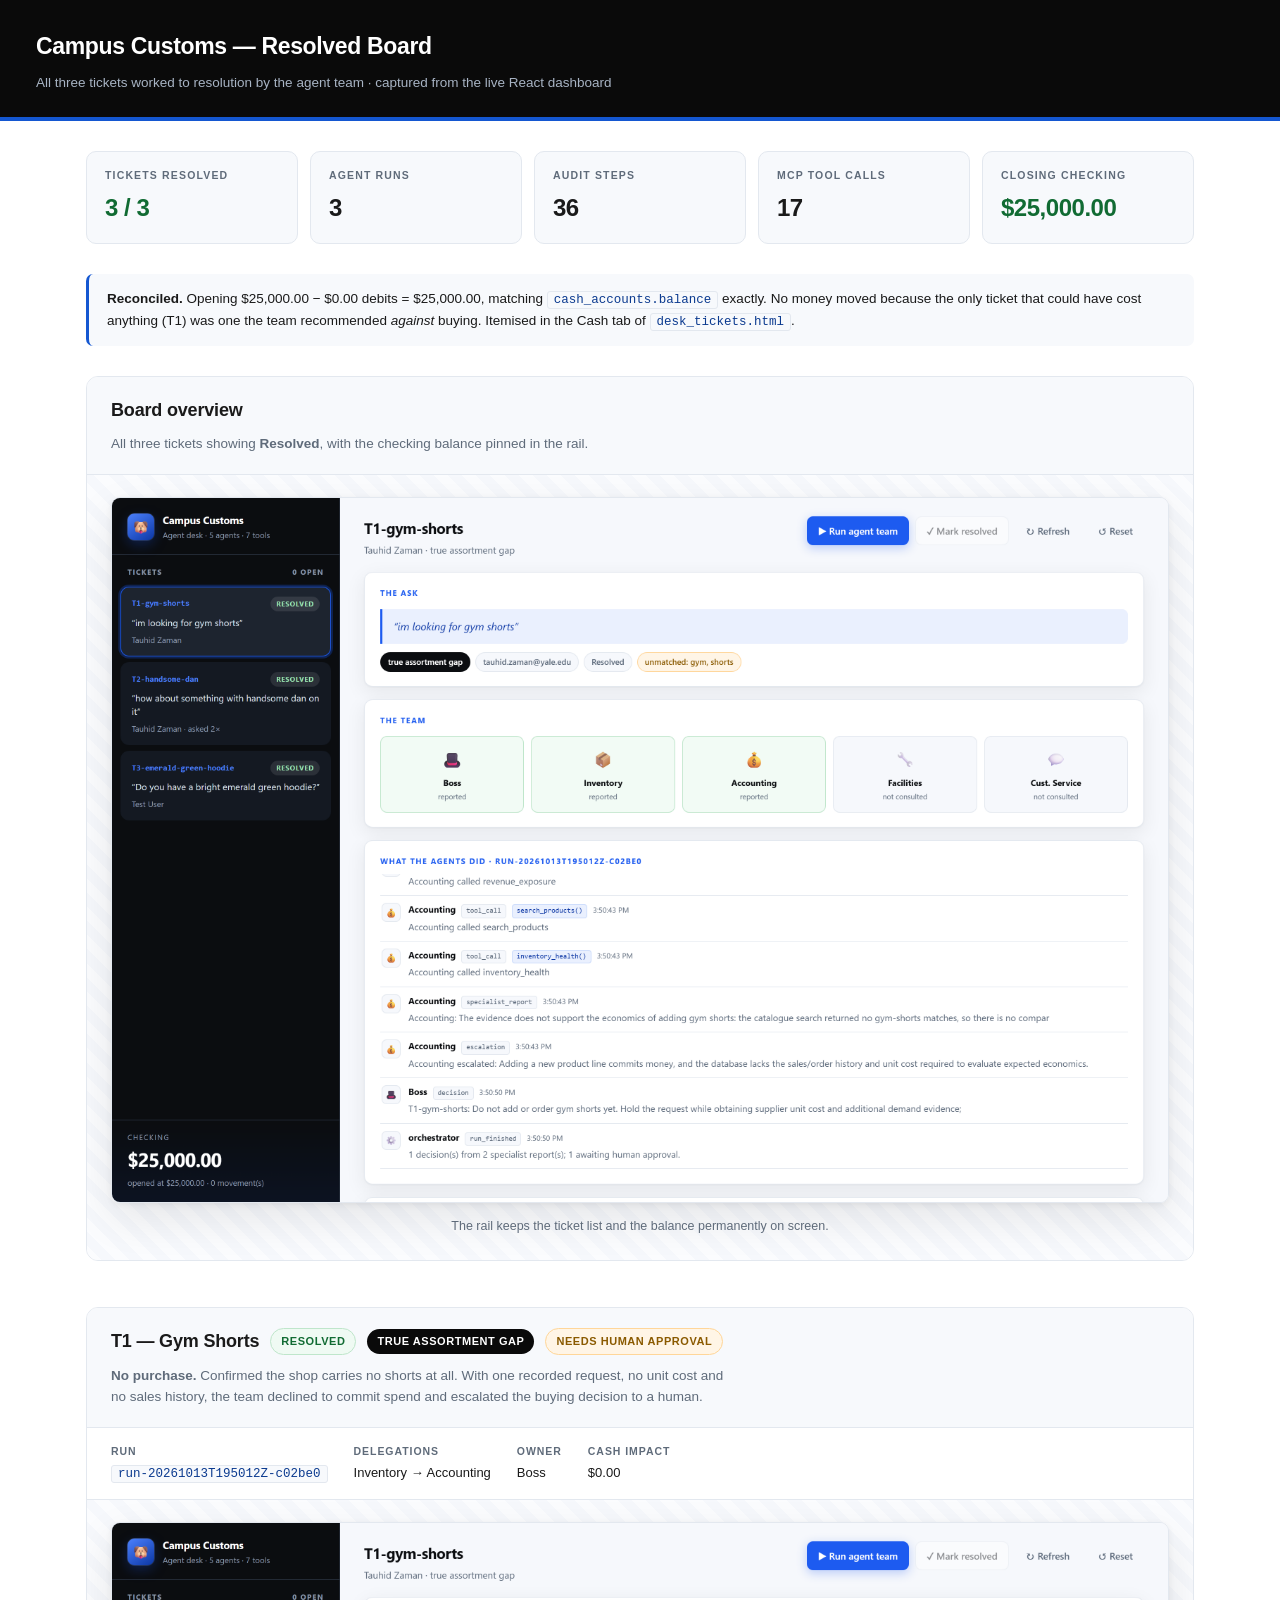
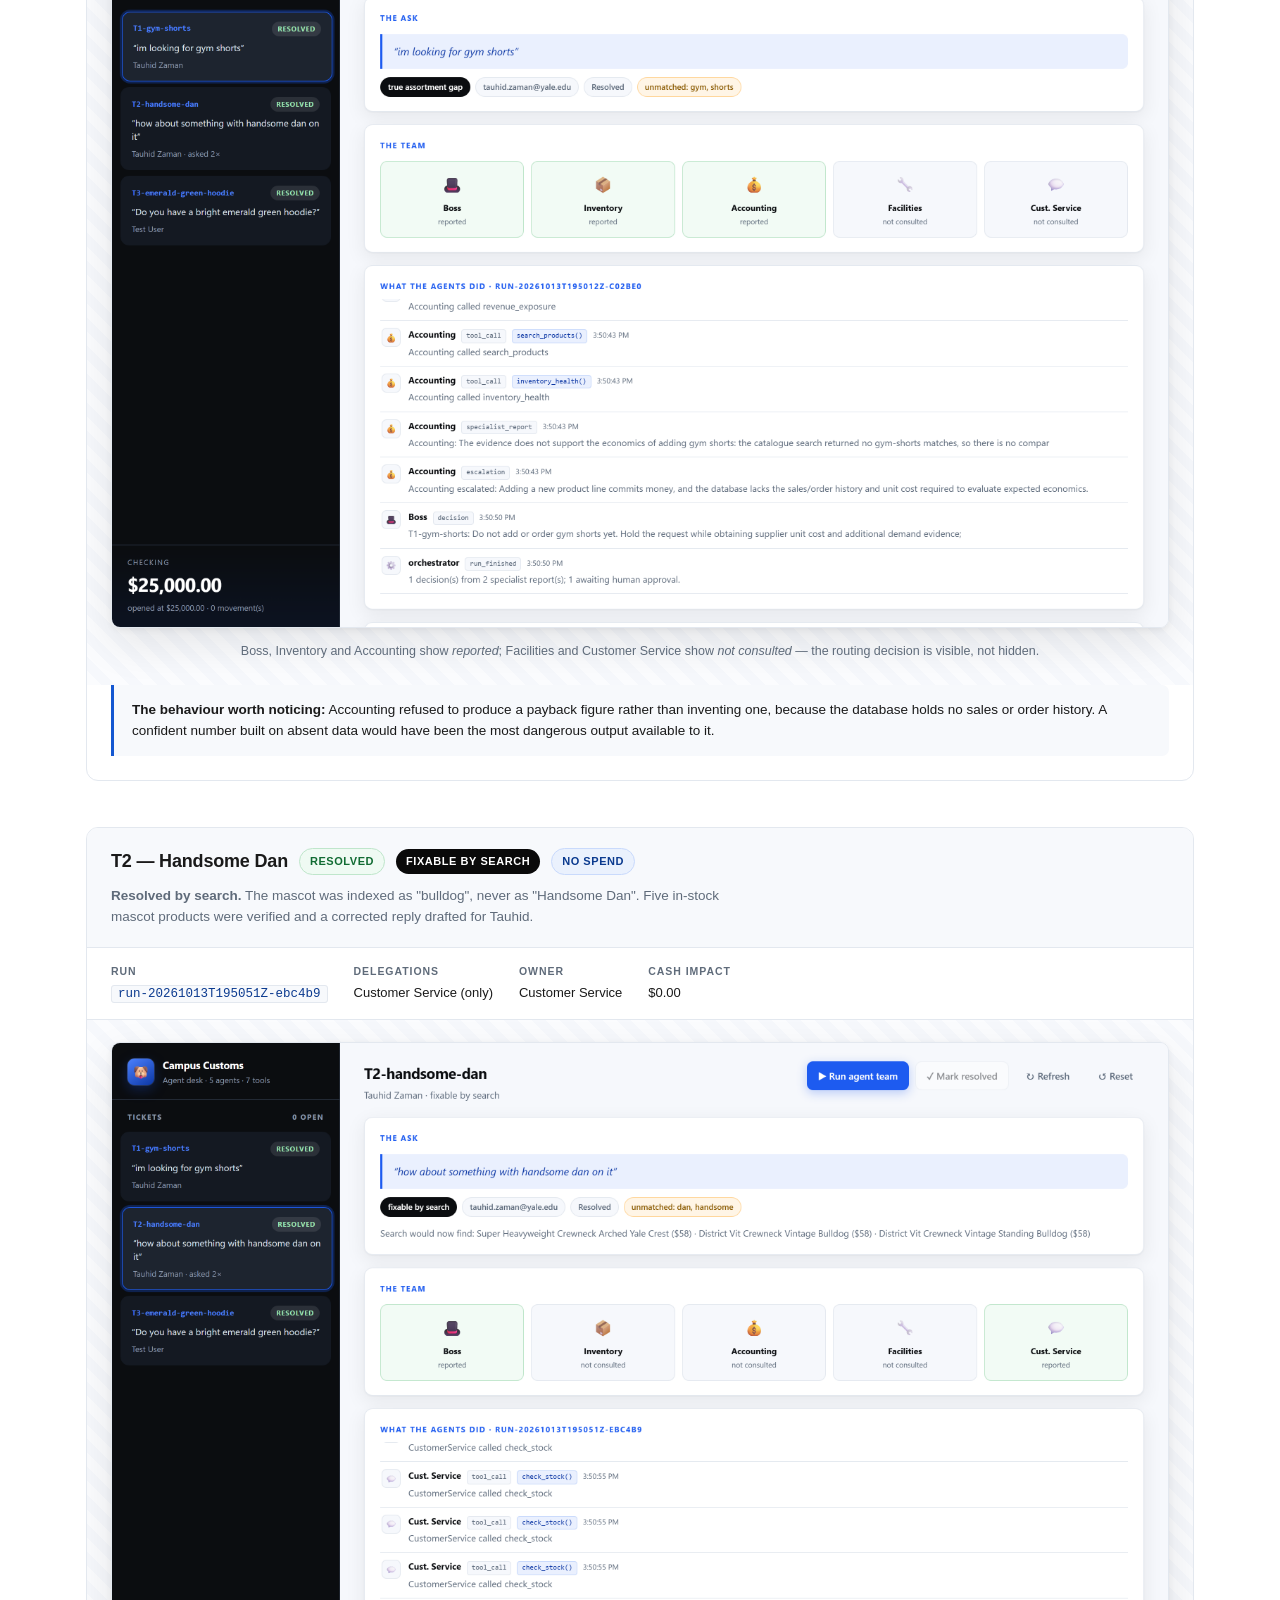
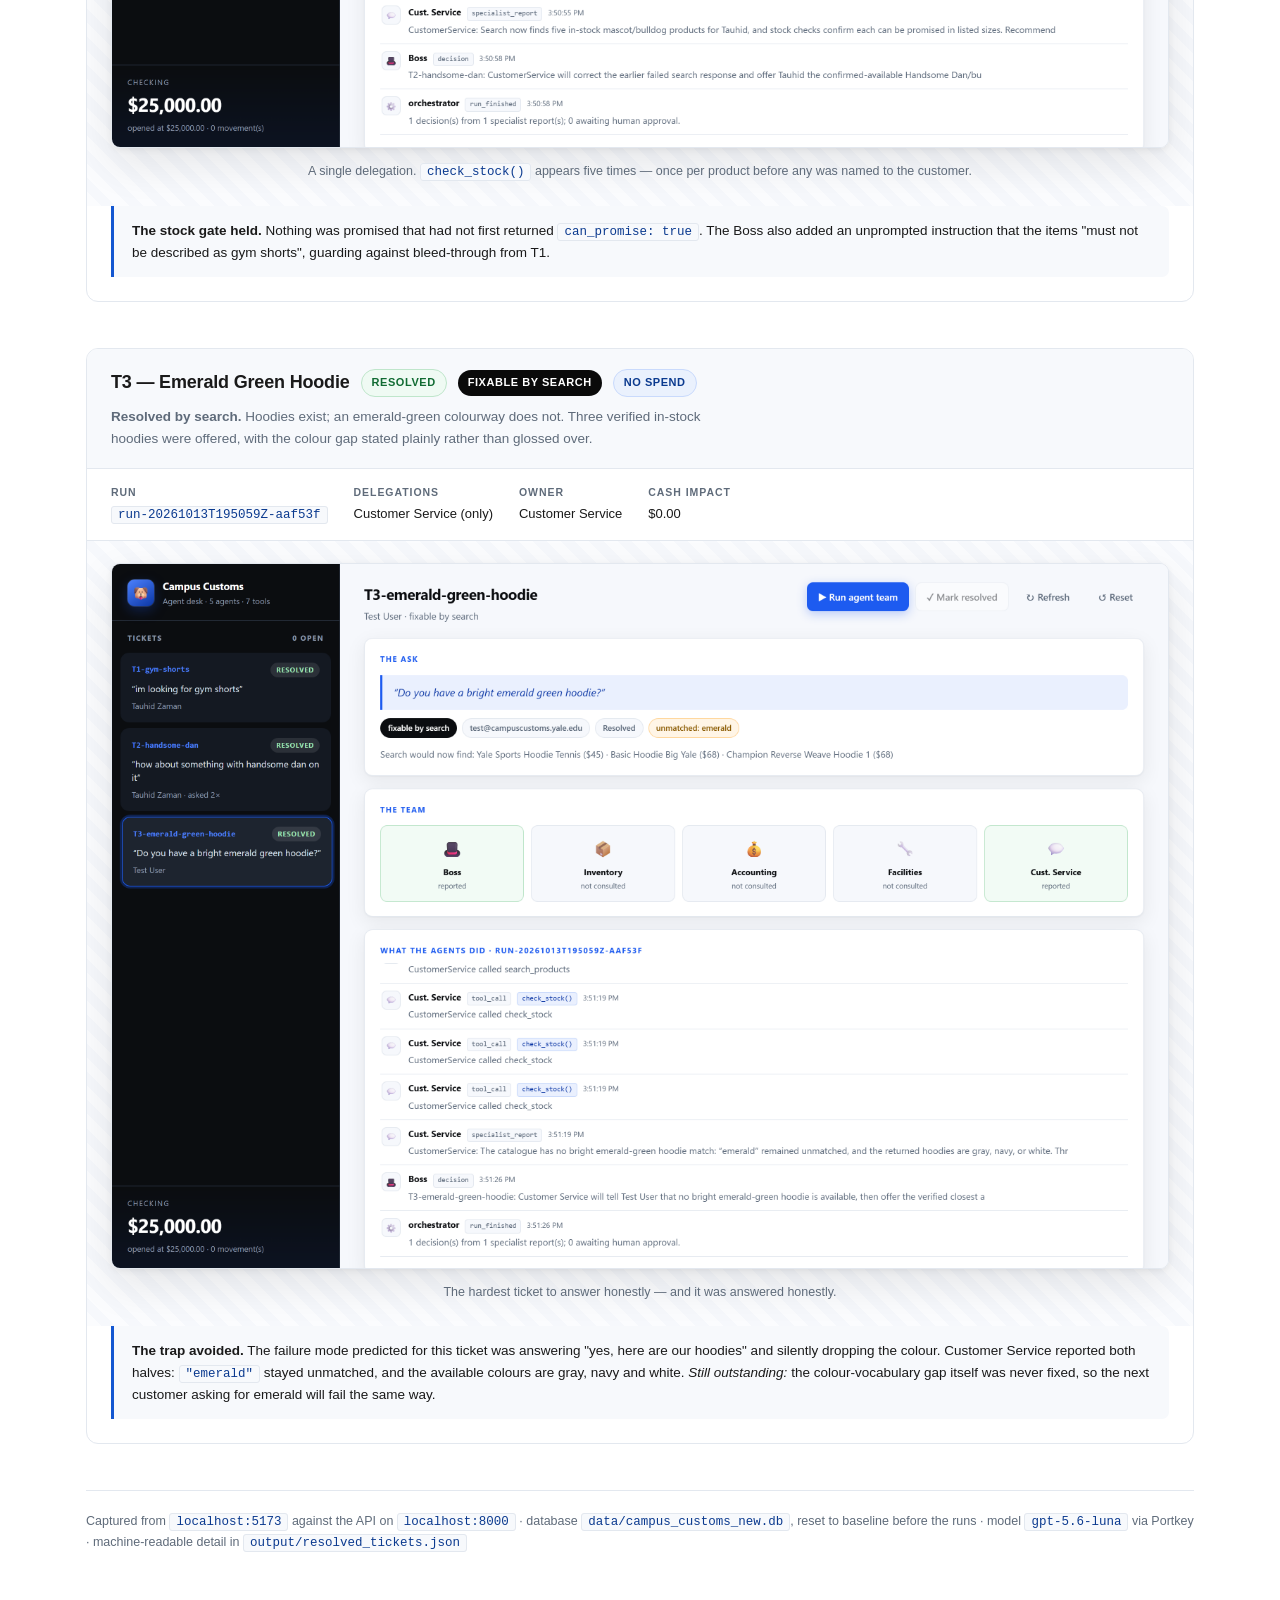
<file: output/resolved_board.html>
<!DOCTYPE html>
<html lang="en">
<head>
<meta charset="utf-8">
<meta name="viewport" content="width=device-width, initial-scale=1">
<title>Campus Customs — Resolved Board</title>
<style>
  :root{
    --black:#0a0a0a; --ink:#1a1a1a; --muted:#5f6b7a; --line:#e3e8ef;
    --panel:#f7f9fc; --blue:#1457d1; --blue-dk:#0b3a8f; --blue-soft:#eaf1fd;
    --green:#116b33; --green-bg:#effaf3; --green-line:#bfe6cb;
  }
  *{box-sizing:border-box}
  body{margin:0; background:#fff; color:var(--ink);
    font:15px/1.6 -apple-system,BlinkMacSystemFont,"Segoe UI",Helvetica,Arial,sans-serif;}
  header{background:var(--black); color:#fff; padding:28px 36px 24px; border-bottom:4px solid var(--blue)}
  header h1{margin:0; font-size:23px; font-weight:650; letter-spacing:-.015em}
  header p{margin:7px 0 0; color:#a8b4c4; font-size:13.5px}
  .wrap{max-width:1180px; margin:0 auto; padding:30px 36px 80px}

  .bar{display:flex; gap:12px; flex-wrap:wrap; margin-bottom:30px}
  .stat{flex:1; min-width:168px; border:1px solid var(--line); border-radius:10px;
    padding:15px 18px; background:var(--panel)}
  .stat .k{font-size:10.5px; letter-spacing:.11em; text-transform:uppercase; color:var(--muted); font-weight:700}
  .stat .v{font-size:24px; font-weight:680; margin-top:5px; letter-spacing:-.02em;
    font-variant-numeric:tabular-nums}
  .stat.good .v{color:var(--green)}

  section{margin-bottom:46px; border:1px solid var(--line); border-radius:12px; overflow:hidden}
  .head{padding:19px 24px; background:var(--panel); border-bottom:1px solid var(--line)}
  .head h2{margin:0; font-size:18px; letter-spacing:-.01em; display:flex; align-items:center; gap:11px; flex-wrap:wrap}
  .head p{margin:9px 0 0; color:var(--muted); font-size:13.5px; max-width:84ch}

  .pill{font-size:11px; font-weight:700; letter-spacing:.05em; text-transform:uppercase;
    padding:4px 10px; border-radius:20px}
  .pill.res{background:var(--green-bg); color:var(--green); border:1px solid var(--green-line)}
  .pill.cls{background:var(--black); color:#fff}
  .pill.zero{background:var(--blue-soft); color:var(--blue-dk); border:1px solid #c9dafc}
  .pill.warn{background:#fff5e6; color:#8a5a00; border:1px solid #ffd699}

  .meta{display:flex; gap:26px; flex-wrap:wrap; padding:15px 24px; border-bottom:1px solid var(--line);
    font-size:13px; background:#fff}
  .meta div span{display:block; font-size:10.5px; letter-spacing:.09em; text-transform:uppercase;
    color:var(--muted); font-weight:700; margin-bottom:3px}
  code{background:var(--panel); border:1px solid var(--line); border-radius:3px; padding:1px 6px;
    font-family:"SF Mono",Consolas,monospace; font-size:12.5px; color:var(--blue-dk)}

  figure{margin:0; padding:22px 24px 24px; background:
    repeating-linear-gradient(45deg,#fbfcfe,#fbfcfe 10px,#f6f8fc 10px,#f6f8fc 20px)}
  figure img{width:100%; display:block; border:1px solid var(--line); border-radius:9px;
    box-shadow:0 2px 6px rgba(10,10,10,.06), 0 16px 44px rgba(10,10,10,.09)}
  figcaption{margin-top:13px; font-size:12.5px; color:var(--muted); text-align:center}

  .note{background:var(--panel); border-left:3px solid var(--blue); padding:14px 18px;
    margin:0 24px 24px; font-size:13.5px; border-radius:0 7px 7px 0}
  .note strong{color:var(--ink)}
  footer{color:var(--muted); font-size:12.5px; border-top:1px solid var(--line); padding-top:20px}
</style>
</head>
<body>

<header>
  <h1>Campus Customs — Resolved Board</h1>
  <p>All three tickets worked to resolution by the agent team · captured from the live React dashboard</p>
</header>

<div class="wrap">

  <div class="bar">
    <div class="stat good"><div class="k">Tickets resolved</div><div class="v">3 / 3</div></div>
    <div class="stat"><div class="k">Agent runs</div><div class="v">3</div></div>
    <div class="stat"><div class="k">Audit steps</div><div class="v">36</div></div>
    <div class="stat"><div class="k">MCP tool calls</div><div class="v">17</div></div>
    <div class="stat good"><div class="k">Closing checking</div><div class="v">$25,000.00</div></div>
  </div>

  <div class="note" style="margin:0 0 30px; border-radius:7px">
    <strong>Reconciled.</strong> Opening $25,000.00 − $0.00 debits = $25,000.00, matching
    <code>cash_accounts.balance</code> exactly. No money moved because the only ticket that could
    have cost anything (T1) was one the team recommended <em>against</em> buying. Itemised in the
    Cash tab of <code>desk_tickets.html</code>.
  </div>

  <!-- ─────────── overview ─────────── -->
  <section>
    <div class="head">
      <h2>Board overview</h2>
      <p>All three tickets showing <strong>Resolved</strong>, with the checking balance pinned in the rail.</p>
    </div>
    <figure>
      <img src="shots/board-overview.png" alt="Dashboard overview with three resolved tickets">
      <figcaption>The rail keeps the ticket list and the balance permanently on screen.</figcaption>
    </figure>
  </section>

  <!-- ─────────── T1 ─────────── -->
  <section>
    <div class="head">
      <h2>
        T1 — Gym Shorts
        <span class="pill res">Resolved</span>
        <span class="pill cls">true assortment gap</span>
        <span class="pill warn">needs human approval</span>
      </h2>
      <p><strong>No purchase.</strong> Confirmed the shop carries no shorts at all. With one recorded
      request, no unit cost and no sales history, the team declined to commit spend and escalated the
      buying decision to a human.</p>
    </div>
    <div class="meta">
      <div><span>Run</span><code>run-20261013T195012Z-c02be0</code></div>
      <div><span>Delegations</span>Inventory → Accounting</div>
      <div><span>Owner</span>Boss</div>
      <div><span>Cash impact</span>$0.00</div>
    </div>
    <figure>
      <img src="shots/T1-gym-shorts.png" alt="T1 gym shorts resolved on the dashboard">
      <figcaption>
        Boss, Inventory and Accounting show <em>reported</em>; Facilities and Customer Service show
        <em>not consulted</em> — the routing decision is visible, not hidden.
      </figcaption>
    </figure>
    <div class="note">
      <strong>The behaviour worth noticing:</strong> Accounting refused to produce a payback figure
      rather than inventing one, because the database holds no sales or order history. A confident
      number built on absent data would have been the most dangerous output available to it.
    </div>
  </section>

  <!-- ─────────── T2 ─────────── -->
  <section>
    <div class="head">
      <h2>
        T2 — Handsome Dan
        <span class="pill res">Resolved</span>
        <span class="pill cls">fixable by search</span>
        <span class="pill zero">no spend</span>
      </h2>
      <p><strong>Resolved by search.</strong> The mascot was indexed as "bulldog", never as
      "Handsome Dan". Five in-stock mascot products were verified and a corrected reply drafted
      for Tauhid.</p>
    </div>
    <div class="meta">
      <div><span>Run</span><code>run-20261013T195051Z-ebc4b9</code></div>
      <div><span>Delegations</span>Customer Service (only)</div>
      <div><span>Owner</span>Customer Service</div>
      <div><span>Cash impact</span>$0.00</div>
    </div>
    <figure>
      <img src="shots/T2-handsome-dan.png" alt="T2 Handsome Dan resolved on the dashboard">
      <figcaption>
        A single delegation. <code>check_stock()</code> appears five times — once per product before
        any was named to the customer.
      </figcaption>
    </figure>
    <div class="note">
      <strong>The stock gate held.</strong> Nothing was promised that had not first returned
      <code>can_promise: true</code>. The Boss also added an unprompted instruction that the items
      "must not be described as gym shorts", guarding against bleed-through from T1.
    </div>
  </section>

  <!-- ─────────── T3 ─────────── -->
  <section>
    <div class="head">
      <h2>
        T3 — Emerald Green Hoodie
        <span class="pill res">Resolved</span>
        <span class="pill cls">fixable by search</span>
        <span class="pill zero">no spend</span>
      </h2>
      <p><strong>Resolved by search.</strong> Hoodies exist; an emerald-green colourway does not.
      Three verified in-stock hoodies were offered, with the colour gap stated plainly rather than
      glossed over.</p>
    </div>
    <div class="meta">
      <div><span>Run</span><code>run-20261013T195059Z-aaf53f</code></div>
      <div><span>Delegations</span>Customer Service (only)</div>
      <div><span>Owner</span>Customer Service</div>
      <div><span>Cash impact</span>$0.00</div>
    </div>
    <figure>
      <img src="shots/T3-emerald-green-hoodie.png" alt="T3 emerald green hoodie resolved on the dashboard">
      <figcaption>
        The hardest ticket to answer honestly — and it was answered honestly.
      </figcaption>
    </figure>
    <div class="note">
      <strong>The trap avoided.</strong> The failure mode predicted for this ticket was answering
      "yes, here are our hoodies" and silently dropping the colour. Customer Service reported both
      halves: <code>"emerald"</code> stayed unmatched, and the available colours are gray, navy and
      white. <em>Still outstanding:</em> the colour-vocabulary gap itself was never fixed, so the
      next customer asking for emerald will fail the same way.
    </div>
  </section>

  <footer>
    Captured from <code>localhost:5173</code> against the API on <code>localhost:8000</code> ·
    database <code>data/campus_customs_new.db</code>, reset to baseline before the runs ·
    model <code>gpt-5.6-luna</code> via Portkey ·
    machine-readable detail in <code>output/resolved_tickets.json</code>
  </footer>

</div>
</body>
</html>
</file>
